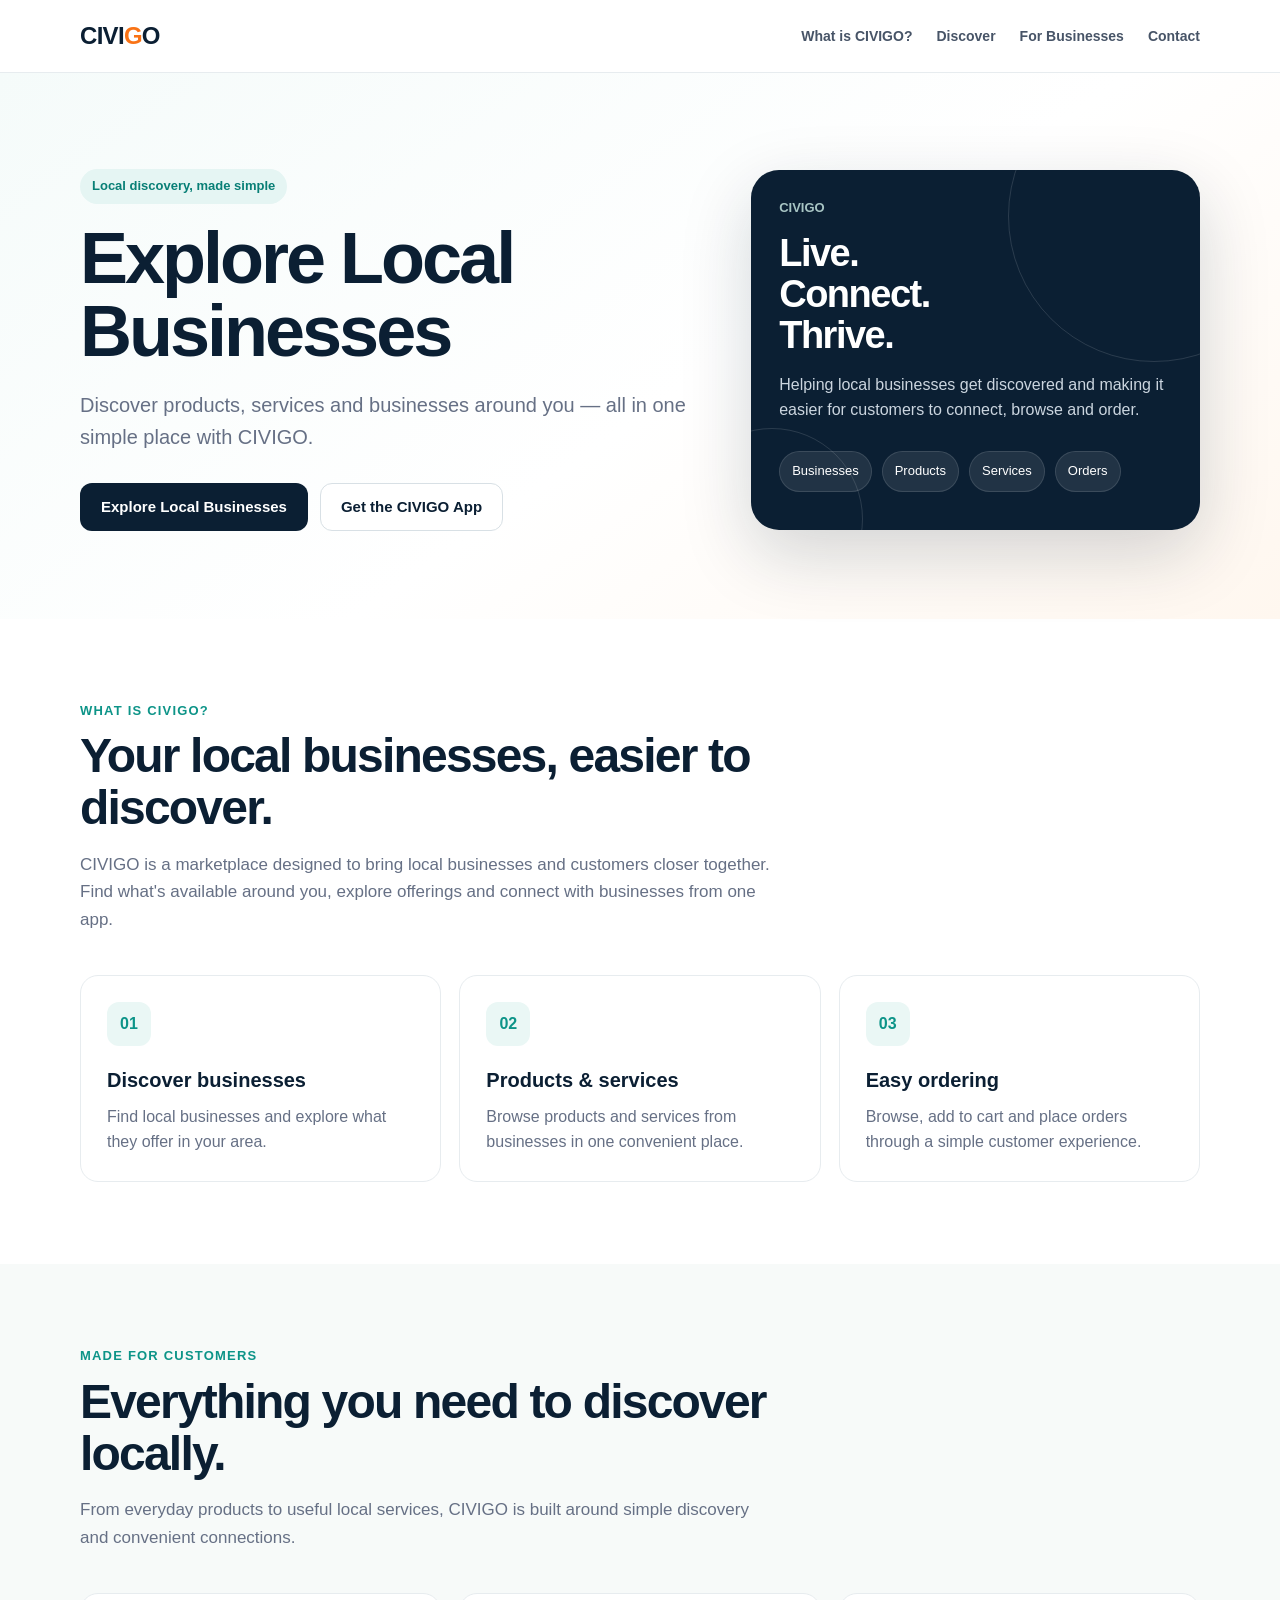
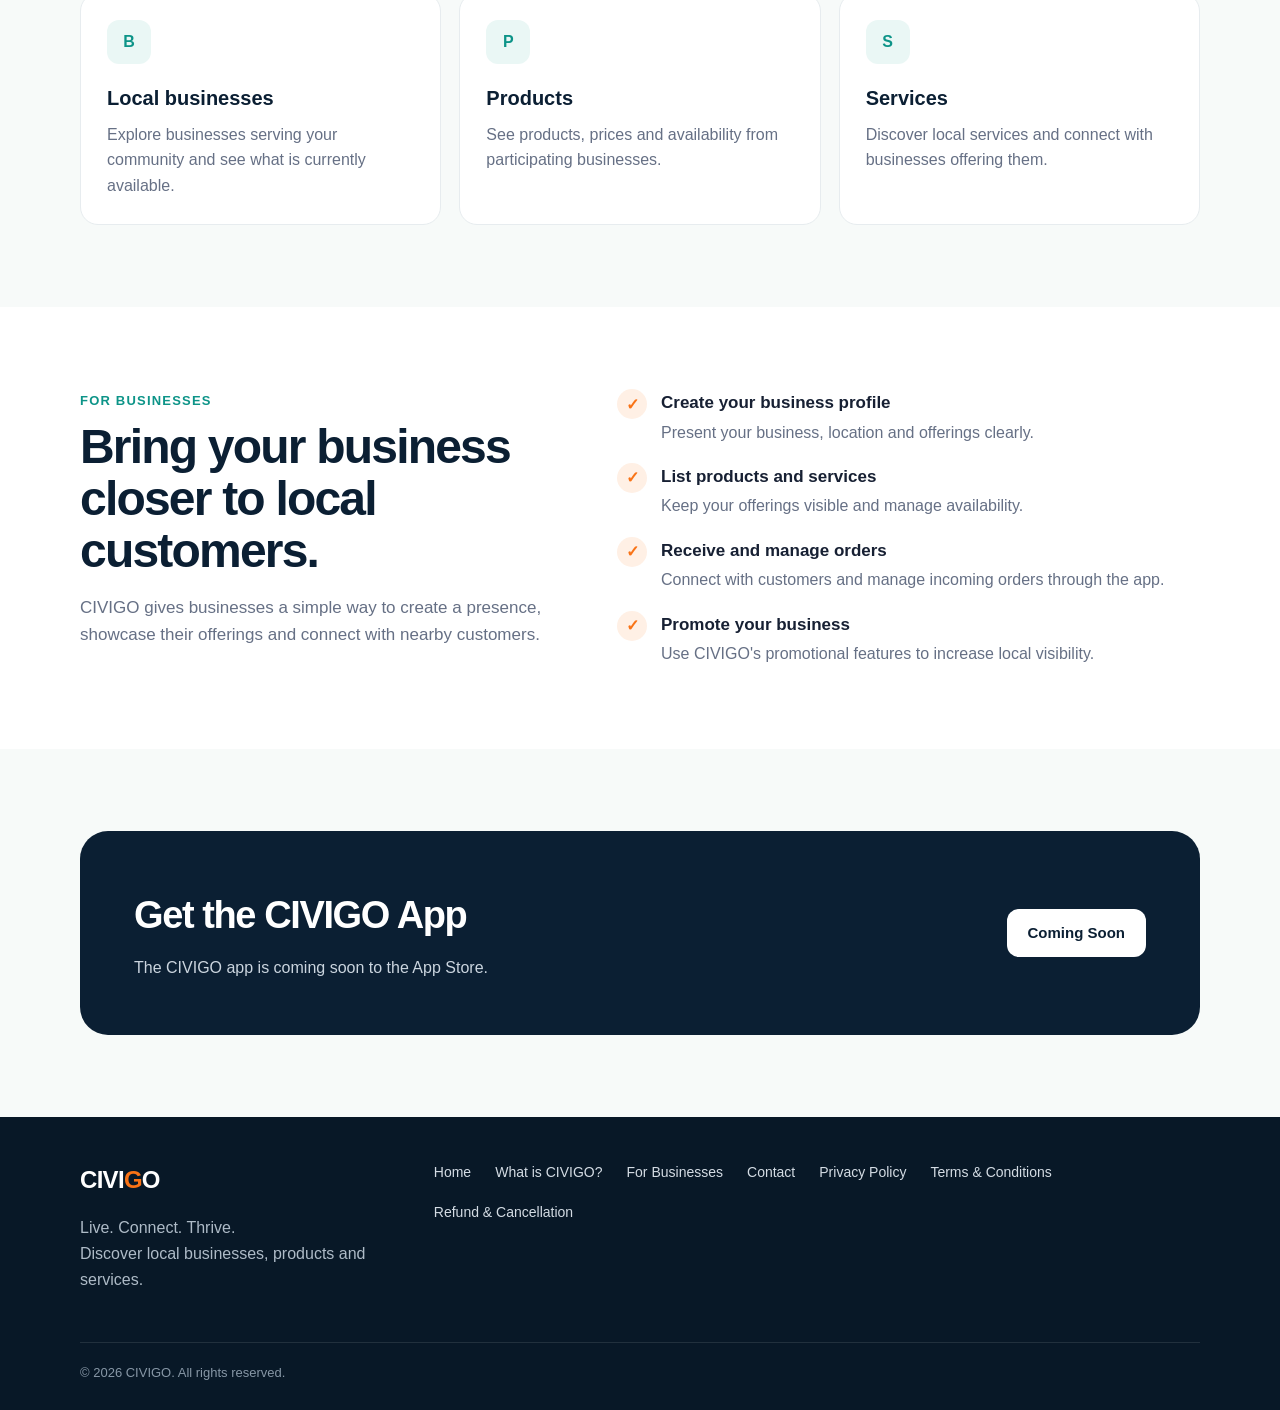
<file: index.html>
<!doctype html>
<html lang="en">
<head>
  <meta charset="utf-8">
  <meta name="viewport" content="width=device-width, initial-scale=1">
  <title>CIVIGO — Explore Local Businesses</title>
  <meta name="description" content="CIVIGO helps you discover local businesses, products and services around you.">
  <link rel="stylesheet" href="style.css">
</head>
<body>
<header>
  <div class="container nav">
    <a class="logo" href="index.html">CIVI<span>G</span>O</a>
    <nav>
      <a href="#about">What is CIVIGO?</a>
      <a href="#discover">Discover</a>
      <a href="#businesses">For Businesses</a>
      <a href="contact.html">Contact</a>
    </nav>
  </div>
</header>

<main>
  <section class="hero">
    <div class="container hero-grid">
      <div>
        <span class="eyebrow">Local discovery, made simple</span>
        <h1>Explore Local Businesses</h1>
        <p>Discover products, services and businesses around you — all in one simple place with CIVIGO.</p>
        <div class="actions">
          <a class="btn btn-primary" href="#discover">Explore Local Businesses</a>
          <a class="btn btn-secondary" href="#download">Get the CIVIGO App</a>
        </div>
      </div>
      <div class="hero-card">
        <div class="card-label">CIVIGO</div>
        <h2>Live.<br>Connect.<br>Thrive.</h2>
        <p>Helping local businesses get discovered and making it easier for customers to connect, browse and order.</p>
        <div class="mini-row">
          <span class="pill">Businesses</span>
          <span class="pill">Products</span>
          <span class="pill">Services</span>
          <span class="pill">Orders</span>
        </div>
      </div>
    </div>
  </section>

  <section id="about">
    <div class="container">
      <div class="section-head">
        <div class="section-kicker">What is CIVIGO?</div>
        <h2 class="section-title">Your local businesses, easier to discover.</h2>
        <p>CIVIGO is a marketplace designed to bring local businesses and customers closer together. Find what's available around you, explore offerings and connect with businesses from one app.</p>
      </div>
      <div class="cards">
        <article class="card">
          <div class="icon">01</div>
          <h3>Discover businesses</h3>
          <p>Find local businesses and explore what they offer in your area.</p>
        </article>
        <article class="card">
          <div class="icon">02</div>
          <h3>Products & services</h3>
          <p>Browse products and services from businesses in one convenient place.</p>
        </article>
        <article class="card">
          <div class="icon">03</div>
          <h3>Easy ordering</h3>
          <p>Browse, add to cart and place orders through a simple customer experience.</p>
        </article>
      </div>
    </div>
  </section>

  <section id="discover" class="section-soft">
    <div class="container">
      <div class="section-head">
        <div class="section-kicker">Made for customers</div>
        <h2 class="section-title">Everything you need to discover locally.</h2>
        <p>From everyday products to useful local services, CIVIGO is built around simple discovery and convenient connections.</p>
      </div>
      <div class="cards">
        <article class="card">
          <div class="icon">B</div>
          <h3>Local businesses</h3>
          <p>Explore businesses serving your community and see what is currently available.</p>
        </article>
        <article class="card">
          <div class="icon">P</div>
          <h3>Products</h3>
          <p>See products, prices and availability from participating businesses.</p>
        </article>
        <article class="card">
          <div class="icon">S</div>
          <h3>Services</h3>
          <p>Discover local services and connect with businesses offering them.</p>
        </article>
      </div>
    </div>
  </section>

  <section id="businesses">
    <div class="container business">
      <div>
        <div class="section-kicker">For businesses</div>
        <h2 class="section-title">Bring your business closer to local customers.</h2>
        <p style="color:var(--muted);font-size:17px;">CIVIGO gives businesses a simple way to create a presence, showcase their offerings and connect with nearby customers.</p>
      </div>
      <div class="feature-list">
        <div class="feature"><div class="check">✓</div><div><h3>Create your business profile</h3><p>Present your business, location and offerings clearly.</p></div></div>
        <div class="feature"><div class="check">✓</div><div><h3>List products and services</h3><p>Keep your offerings visible and manage availability.</p></div></div>
        <div class="feature"><div class="check">✓</div><div><h3>Receive and manage orders</h3><p>Connect with customers and manage incoming orders through the app.</p></div></div>
        <div class="feature"><div class="check">✓</div><div><h3>Promote your business</h3><p>Use CIVIGO's promotional features to increase local visibility.</p></div></div>
      </div>
    </div>
  </section>

  <section id="download" class="section-soft">
    <div class="container">
      <div class="download">
        <div>
          <h2>Get the CIVIGO App</h2>
          <p>The CIVIGO app is coming soon to the App Store.</p>
        </div>
        <span class="btn coming">Coming Soon</span>
      </div>
    </div>
  </section>
</main>

<footer>
  <div class="container">
    <div class="footer-grid">
      <div class="footer-brand">
        <div class="logo" style="color:white;">CIVI<span>G</span>O</div>
        <p>Live. Connect. Thrive.<br>Discover local businesses, products and services.</p>
      </div>
      <div class="footer-links">
        <a href="index.html">Home</a>
        <a href="#about">What is CIVIGO?</a>
        <a href="#businesses">For Businesses</a>
        <a href="contact.html">Contact</a>
        <a href="privacy-policy.html">Privacy Policy</a>
        <a href="terms.html">Terms & Conditions</a>
        <a href="refund-policy.html">Refund & Cancellation</a>
      </div>
    </div>
    <div class="copyright">© 2026 CIVIGO. All rights reserved.</div>
  </div>
</footer>
</body>
</html>
</file>
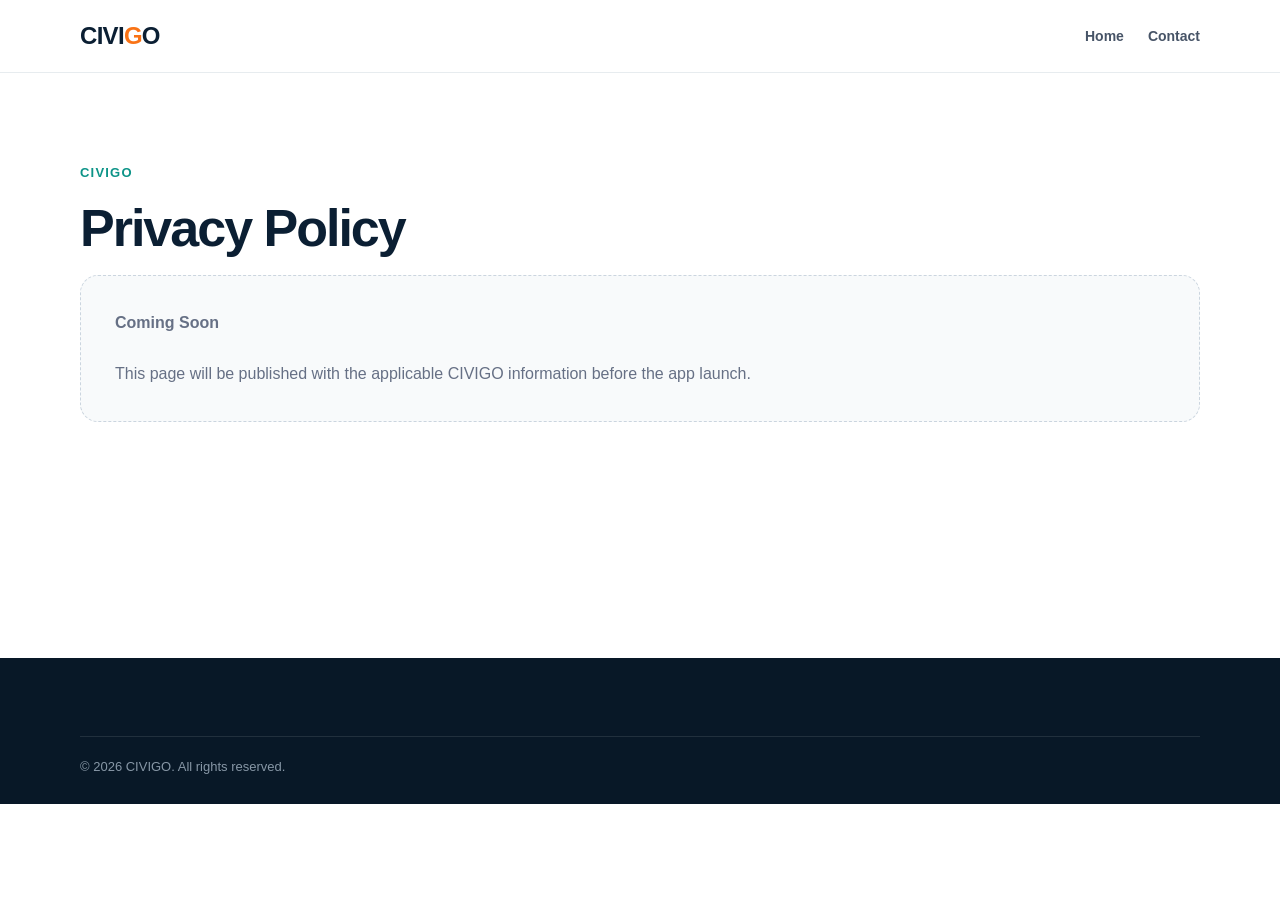
<file: privacy-policy.html>
<!doctype html>
<html lang="en">
<head>
  <meta charset="utf-8">
  <meta name="viewport" content="width=device-width, initial-scale=1">
  <title>Privacy Policy — CIVIGO</title>
  <link rel="stylesheet" href="style.css">
</head>
<body>
<header><div class="container nav"><a class="logo" href="index.html">CIVI<span>G</span>O</a><nav><a href="index.html">Home</a><a href="contact.html">Contact</a></nav></div></header>
<main class="page"><div class="container">
  <div class="section-kicker">CIVIGO</div>
  <h1>Privacy Policy</h1>
  <div class="placeholder"><strong>Coming Soon</strong><br><br>This page will be published with the applicable CIVIGO information before the app launch.</div>
</div></main>
<footer><div class="container"><div class="copyright">© 2026 CIVIGO. All rights reserved.</div></div></footer>
</body>
</html>
</file>
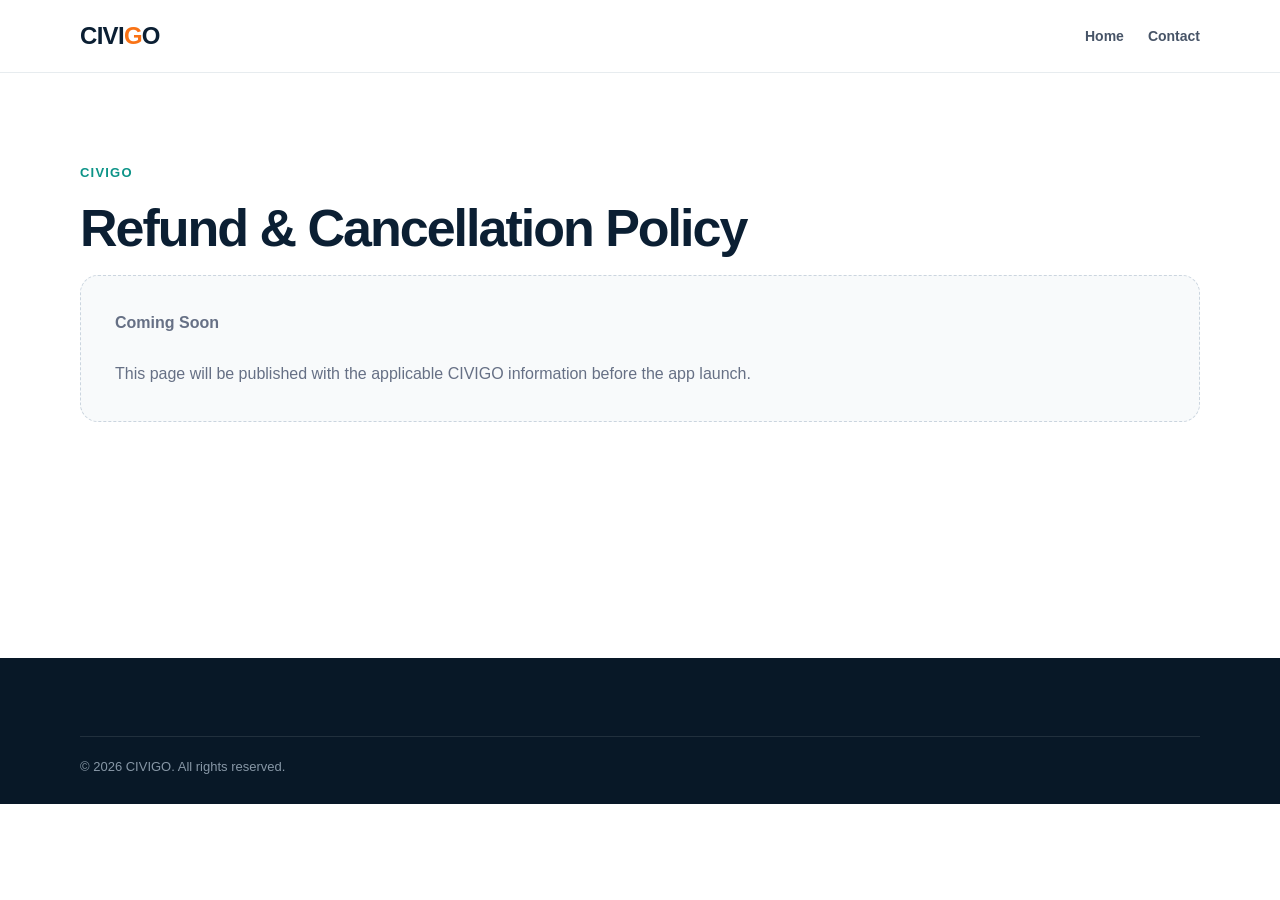
<file: refund-policy.html>
<!doctype html>
<html lang="en">
<head>
  <meta charset="utf-8">
  <meta name="viewport" content="width=device-width, initial-scale=1">
  <title>Refund & Cancellation Policy — CIVIGO</title>
  <link rel="stylesheet" href="style.css">
</head>
<body>
<header><div class="container nav"><a class="logo" href="index.html">CIVI<span>G</span>O</a><nav><a href="index.html">Home</a><a href="contact.html">Contact</a></nav></div></header>
<main class="page"><div class="container">
  <div class="section-kicker">CIVIGO</div>
  <h1>Refund & Cancellation Policy</h1>
  <div class="placeholder"><strong>Coming Soon</strong><br><br>This page will be published with the applicable CIVIGO information before the app launch.</div>
</div></main>
<footer><div class="container"><div class="copyright">© 2026 CIVIGO. All rights reserved.</div></div></footer>
</body>
</html>
</file>
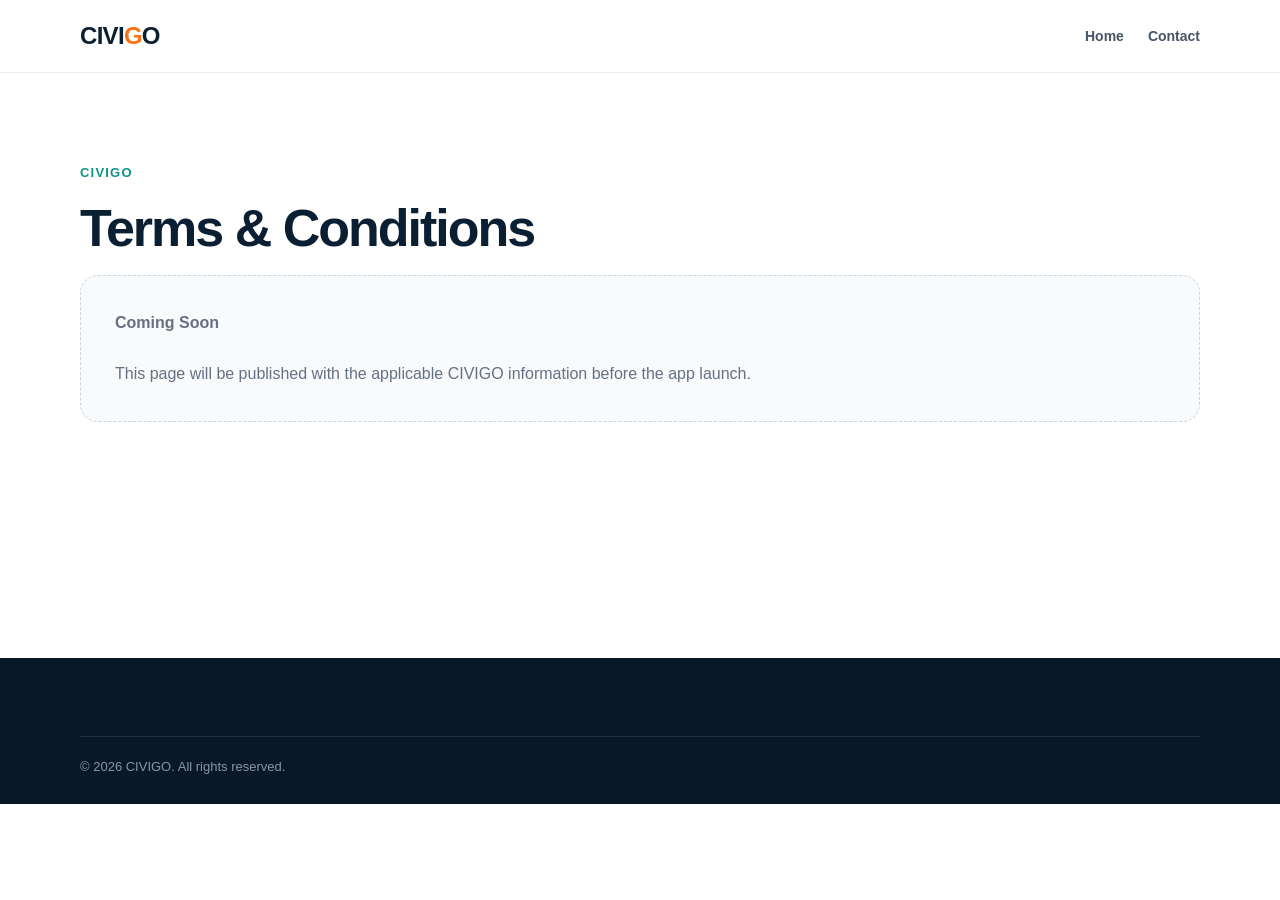
<file: terms.html>
<!doctype html>
<html lang="en">
<head>
  <meta charset="utf-8">
  <meta name="viewport" content="width=device-width, initial-scale=1">
  <title>Terms & Conditions — CIVIGO</title>
  <link rel="stylesheet" href="style.css">
</head>
<body>
<header><div class="container nav"><a class="logo" href="index.html">CIVI<span>G</span>O</a><nav><a href="index.html">Home</a><a href="contact.html">Contact</a></nav></div></header>
<main class="page"><div class="container">
  <div class="section-kicker">CIVIGO</div>
  <h1>Terms & Conditions</h1>
  <div class="placeholder"><strong>Coming Soon</strong><br><br>This page will be published with the applicable CIVIGO information before the app launch.</div>
</div></main>
<footer><div class="container"><div class="copyright">© 2026 CIVIGO. All rights reserved.</div></div></footer>
</body>
</html>
</file>
<file: style.css>
:root {
  --navy: #0b1f33;
  --teal: #0d9488;
  --orange: #f97316;
  --cream: #f7faf9;
  --text: #172033;
  --muted: #667085;
  --white: #ffffff;
  --border: #e7ecef;
}

* { box-sizing: border-box; }
html { scroll-behavior: smooth; }
body {
  margin: 0;
  font-family: -apple-system, BlinkMacSystemFont, "SF Pro Display", "Segoe UI", sans-serif;
  color: var(--text);
  background: var(--white);
  line-height: 1.6;
}
a { color: inherit; text-decoration: none; }
.container { width: min(1120px, calc(100% - 40px)); margin: 0 auto; }

header {
  position: sticky; top: 0; z-index: 20;
  background: rgba(255,255,255,.94);
  backdrop-filter: blur(14px);
  border-bottom: 1px solid var(--border);
}
.nav {
  min-height: 72px; display: flex; align-items: center; justify-content: space-between;
  gap: 24px;
}
.logo {
  font-weight: 800; font-size: 24px; letter-spacing: -.7px; color: var(--navy);
}
.logo span { color: var(--orange); }
nav { display: flex; gap: 24px; align-items: center; }
nav a { color: #475467; font-size: 14px; font-weight: 600; }
nav a:hover { color: var(--teal); }

.hero {
  background: linear-gradient(145deg, #f5fbfa 0%, #fff 55%, #fff7ef 100%);
  padding: 96px 0 88px;
}
.hero-grid {
  display: grid; grid-template-columns: 1.15fr .85fr; gap: 64px; align-items: center;
}
.eyebrow {
  display: inline-flex; padding: 7px 12px; border-radius: 999px;
  background: #e5f5f3; color: #087f76; font-weight: 700; font-size: 13px;
}
h1 {
  margin: 18px 0 20px; font-size: clamp(44px, 6vw, 72px);
  line-height: 1.02; letter-spacing: -3px; color: var(--navy);
}
.hero p { max-width: 620px; font-size: 20px; color: var(--muted); }
.actions { display: flex; flex-wrap: wrap; gap: 12px; margin-top: 30px; }
.btn {
  display: inline-flex; align-items: center; justify-content: center;
  min-height: 48px; padding: 0 20px; border-radius: 12px;
  font-weight: 700; font-size: 15px; border: 1px solid transparent;
}
.btn-primary { background: var(--navy); color: white; }
.btn-primary:hover { background: #173653; }
.btn-secondary { background: white; color: var(--navy); border-color: #d8e0e5; }

.hero-card {
  min-height: 360px; border-radius: 28px; padding: 28px;
  background: var(--navy); color: white; position: relative; overflow: hidden;
  box-shadow: 0 24px 70px rgba(11,31,51,.18);
}
.hero-card:before, .hero-card:after {
  content: ""; position: absolute; border-radius: 50%;
  border: 1px solid rgba(255,255,255,.13);
}
.hero-card:before { width: 290px; height: 290px; right: -100px; top: -100px; }
.hero-card:after { width: 180px; height: 180px; left: -70px; bottom: -80px; }
.card-label { color: #a8c5c4; font-size: 13px; font-weight: 700; }
.hero-card h2 { font-size: 38px; line-height: 1.08; margin: 14px 0; letter-spacing: -1.5px; }
.hero-card p { color: #cbd5df; font-size: 16px; }
.mini-row { display: flex; gap: 10px; flex-wrap: wrap; margin-top: 28px; }
.pill { background: rgba(255,255,255,.09); border: 1px solid rgba(255,255,255,.12); padding: 9px 12px; border-radius: 999px; font-size: 13px; }

section { padding: 82px 0; }
.section-soft { background: var(--cream); }
.section-head { max-width: 700px; margin-bottom: 42px; }
.section-kicker { color: var(--teal); font-weight: 800; font-size: 13px; text-transform: uppercase; letter-spacing: 1.2px; }
h2.section-title { margin: 9px 0 12px; font-size: clamp(32px, 4vw, 48px); line-height: 1.08; letter-spacing: -1.8px; color: var(--navy); }
.section-head p { color: var(--muted); font-size: 17px; }

.cards {
  display: grid; grid-template-columns: repeat(3, 1fr); gap: 18px;
}
.card {
  background: white; border: 1px solid var(--border); border-radius: 18px; padding: 26px;
}
.card .icon {
  width: 44px; height: 44px; border-radius: 12px; display: grid; place-items: center;
  background: #eaf7f5; color: var(--teal); font-weight: 800; margin-bottom: 18px;
}
.card h3 { margin: 0 0 8px; font-size: 20px; color: var(--navy); }
.card p { margin: 0; color: var(--muted); }

.business {
  display: grid; grid-template-columns: .9fr 1.1fr; gap: 60px; align-items: center;
}
.feature-list { display: grid; gap: 18px; }
.feature {
  display: flex; gap: 14px; align-items: flex-start;
}
.check {
  flex: 0 0 30px; height: 30px; border-radius: 50%; background: #fff0e5;
  color: var(--orange); display: grid; place-items: center; font-weight: 800;
}
.feature h3 { margin: 0 0 3px; font-size: 17px; }
.feature p { margin: 0; color: var(--muted); }

.download {
  background: var(--navy); color: white; border-radius: 28px; padding: 54px;
  display: flex; justify-content: space-between; align-items: center; gap: 30px;
}
.download h2 { margin: 0 0 10px; font-size: 38px; letter-spacing: -1.4px; }
.download p { margin: 0; color: #cbd5df; }
.coming { background: white; color: var(--navy); white-space: nowrap; }

footer { background: #081827; color: white; padding: 44px 0 26px; }
.footer-grid { display: flex; justify-content: space-between; gap: 40px; }
.footer-brand p { color: #aebbc7; max-width: 320px; }
.footer-links { display: flex; flex-wrap: wrap; gap: 18px 24px; align-content: flex-start; }
.footer-links a { color: #d4dce4; font-size: 14px; }
.copyright { border-top: 1px solid rgba(255,255,255,.1); margin-top: 34px; padding-top: 20px; color: #8797a6; font-size: 13px; }

.page { padding: 90px 0; min-height: 65vh; }
.page h1 { font-size: 52px; letter-spacing: -2px; }
.placeholder {
  padding: 34px; border: 1px dashed #cbd5df; border-radius: 18px;
  background: #f8fafb; color: var(--muted);
}

@media (max-width: 820px) {
  nav { display: none; }
  .hero { padding: 68px 0; }
  .hero-grid, .business { grid-template-columns: 1fr; }
  .cards { grid-template-columns: 1fr; }
  .download, .footer-grid { flex-direction: column; align-items: flex-start; }
  .download { padding: 34px; }
  h1 { letter-spacing: -2px; }
}
</file>
